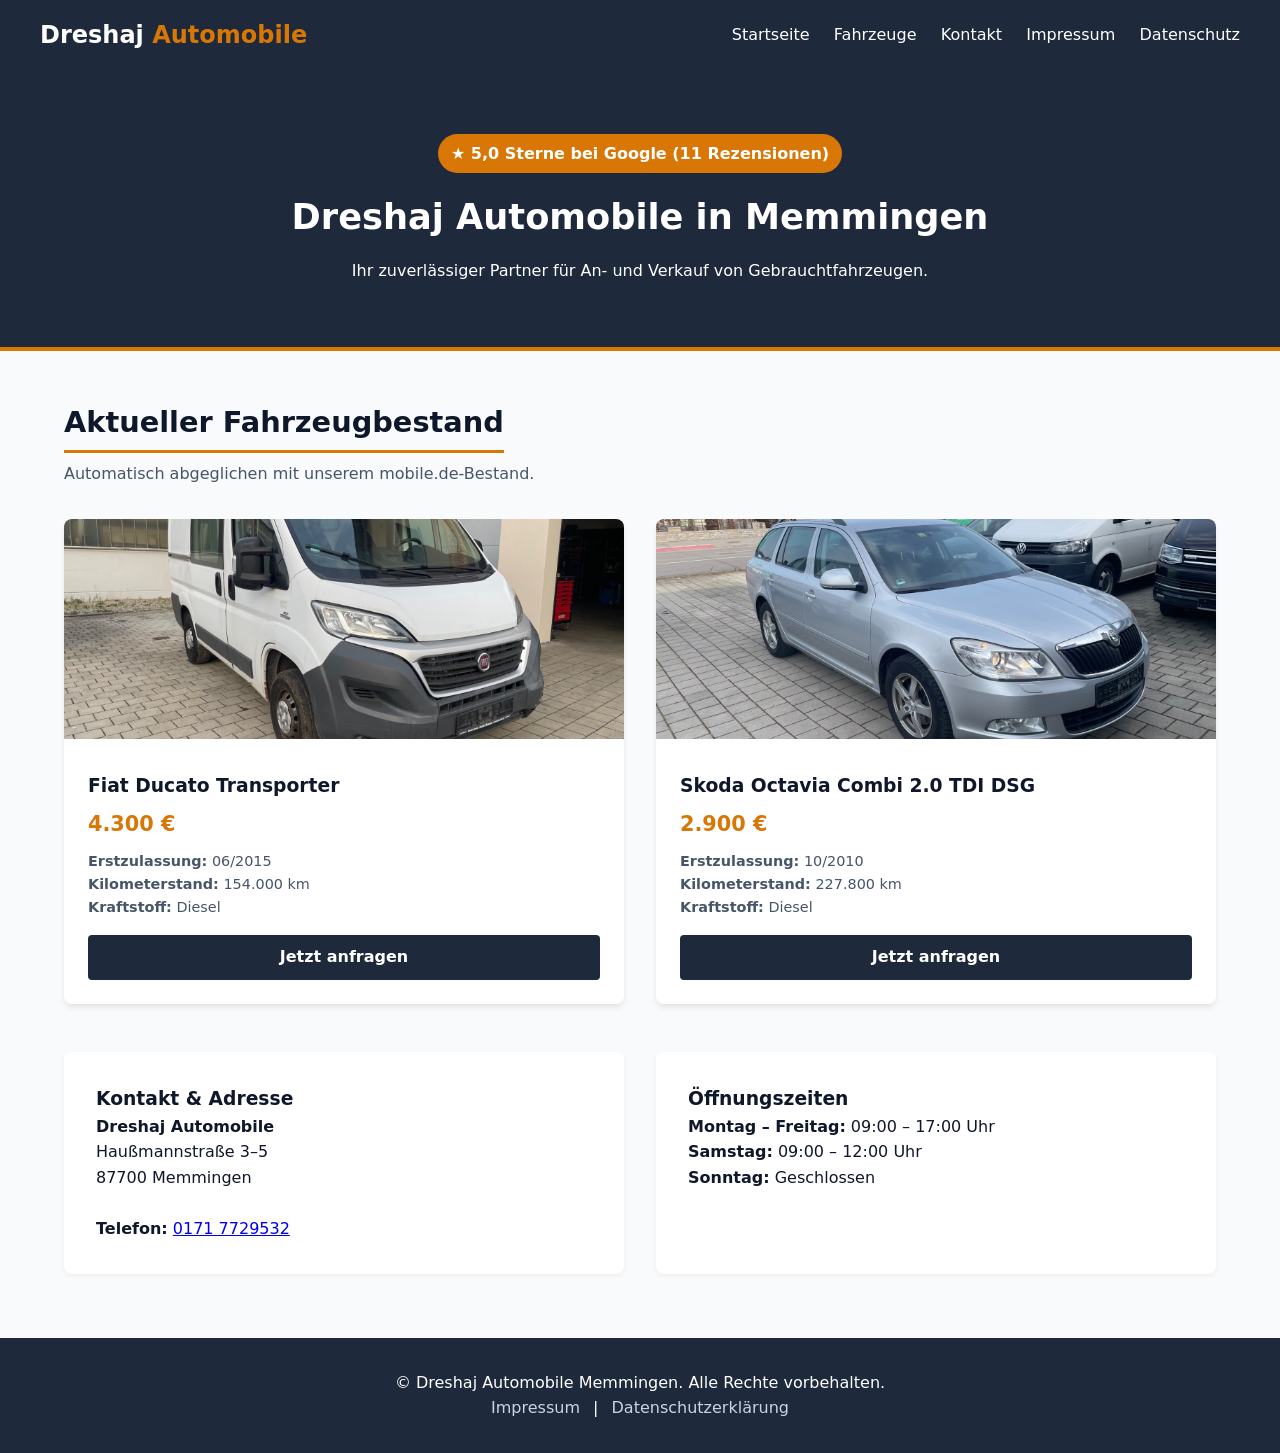
<file: index.html>
<!DOCTYPE html>
<html lang="de">
<head>
    <meta charset="UTF-8">
    <meta name="viewport" content="width=device-width, initial-scale=1.0">
    <title>Dreshaj Automobile | Gebrauchtwagen & Fahrzeughandel in Memmingen</title>
    <meta name="description" content="Dreshaj Automobile in Memmingen – An- und Verkauf von Gebrauchtwagen und Fahrzeugen.">
    <link rel="stylesheet" href="style.css">
</head>
<body>

    <header>
        <div class="header-container">
            <div class="logo">
                <h1>Dreshaj <span>Automobile</span></h1>
            </div>
            <nav>
                <a href="index.html">Startseite</a>
                <a href="#katalog">Fahrzeuge</a>
                <a href="#kontakt">Kontakt</a>
                <a href="impressum.html">Impressum</a>
                <a href="datenschutz.html">Datenschutz</a>
            </nav>
        </div>
    </header>

    <section class="hero">
        <div class="badge">★ 5,0 Sterne bei Google (11 Rezensionen)</div>
        <h2>Dreshaj Automobile in Memmingen</h2>
        <p>Ihr zuverlässiger Partner für An- und Verkauf von Gebrauchtfahrzeugen.</p>
    </section>

    <main class="container">
        <!-- Fahrzeugkatalog (Wird von GitHub Actions als festes HTML generiert) -->
        <section id="katalog">
            <h2 class="section-title">Aktueller Fahrzeugbestand</h2>
            <p class="section-desc">Automatisch abgeglichen mit unserem mobile.de-Bestand.</p>
            
            <div class="catalog-grid">
<!-- CARS_START -->
                <div class="car-card">
                    <img src="img/auto1.avif" alt="Fahrzeugangebot Dreshaj Automobile" onerror="this.src='https://via.placeholder.com/400x250?text=Echtes+Foto+einfuegen'">
                    <div class="car-details">
                        <h3>Fiat Ducato Transporter</h3>
                        <div class="car-price">4.300 €</div>
                        <ul class="car-specs">
                            <li><strong>Erstzulassung:</strong> 06/2015</li>
                            <li><strong>Kilometerstand:</strong> 154.000 km</li>
                            <li><strong>Kraftstoff:</strong> Diesel</li>
                        </ul>
                        <a href="tel:01717729532" class="btn">Jetzt anfragen</a>
                    </div>
                </div>

                <div class="car-card">
                    <img src="img/auto2.avif" alt="Fahrzeugangebot Dreshaj Automobile" onerror="this.src='https://via.placeholder.com/400x250?text=Echtes+Foto+einfuegen'">
                    <div class="car-details">
                        <h3>Skoda Octavia Combi 2.0 TDI DSG</h3>
                        <div class="car-price">2.900 €</div>
                        <ul class="car-specs">
                            <li><strong>Erstzulassung:</strong> 10/2010</li>
                            <li><strong>Kilometerstand:</strong> 227.800 km</li>
                            <li><strong>Kraftstoff:</strong> Diesel</li>
                        </ul>
                        <a href="tel:01717729532" class="btn">Jetzt anfragen</a>
                    </div>
                </div>
<!-- CARS_END -->
            </div>
        </section>

        <!-- Öffnungszeiten & Kontakt -->
        <section class="info-section" id="kontakt">
            <div class="info-box">
                <h3>Kontakt & Adresse</h3>
                <p><strong>Dreshaj Automobile</strong></p>
                <p>Haußmannstraße 3–5</p>
                <p>87700 Memmingen</p>
                <br>
                <p><strong>Telefon:</strong> <a href="tel:01717729532">0171 7729532</a></p>
            </div>

            <div class="info-box">
                <h3>Öffnungszeiten</h3>
                <p><strong>Montag – Freitag:</strong> 09:00 – 17:00 Uhr</p>
                <p><strong>Samstag:</strong> 09:00 – 12:00 Uhr</p>
                <p><strong>Sonntag:</strong> Geschlossen</p>
            </div>
        </section>
    </main>

    <footer>
        <p>&copy; Dreshaj Automobile Memmingen. Alle Rechte vorbehalten.</p>
        <p>
            <a href="impressum.html">Impressum</a> | 
            <a href="datenschutz.html">Datenschutzerklärung</a>
        </p>
    </footer>

</body>
</html>
</file>
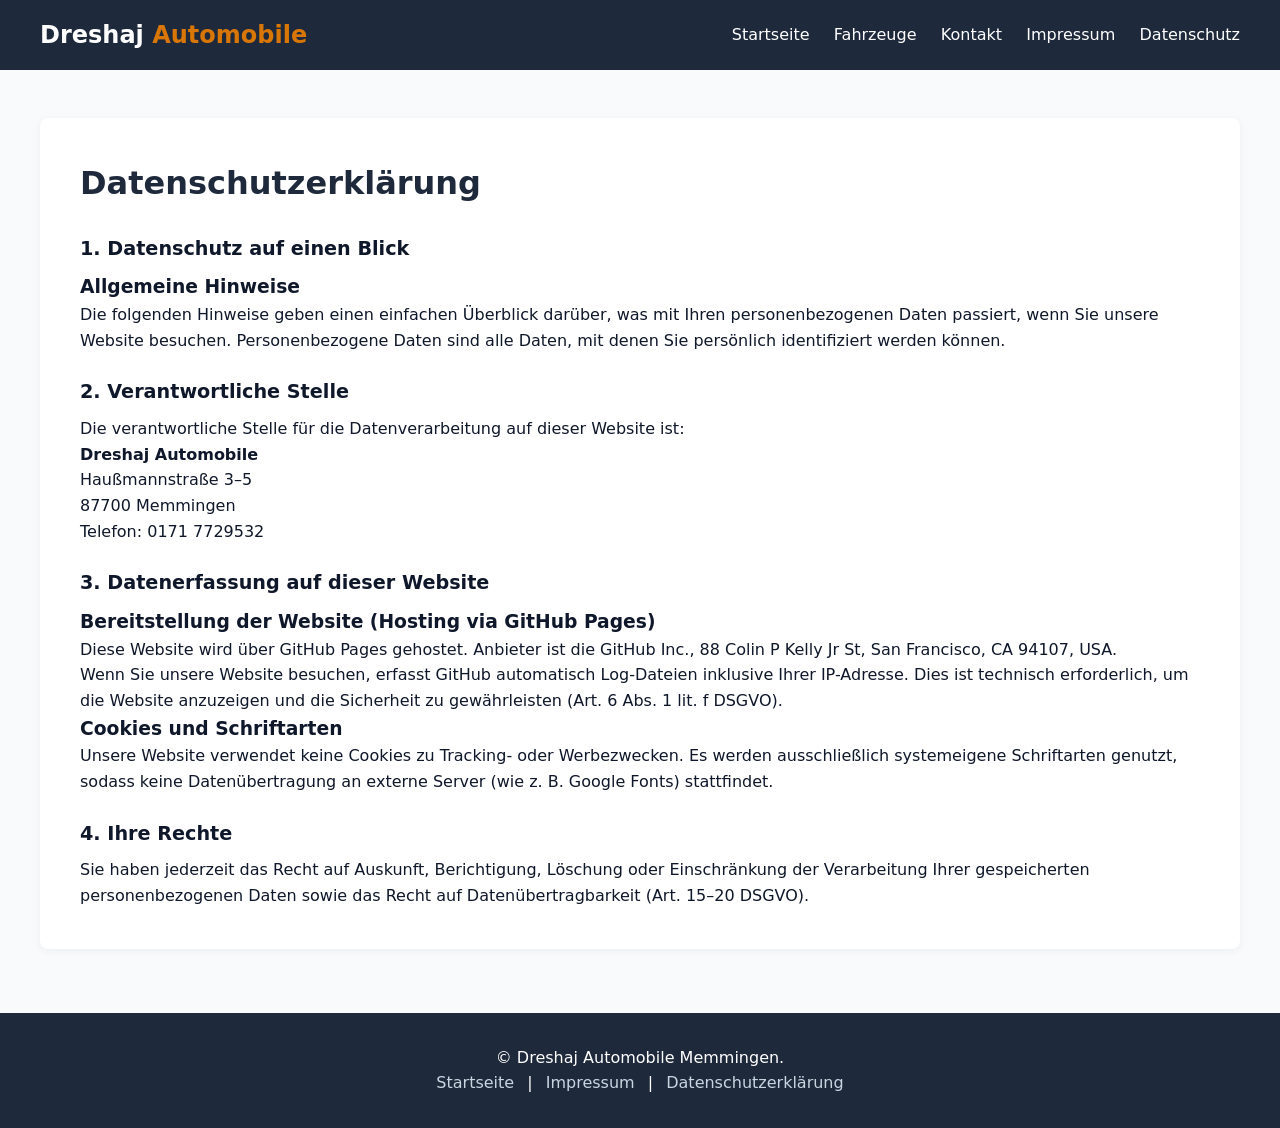
<file: datenschutz.html>
<!DOCTYPE html>
<html lang="de">
<head>
    <meta charset="UTF-8">
    <meta name="viewport" content="width=device-width, initial-scale=1.0">
    <title>Datenschutzerklärung | Dreshaj Automobile</title>
    <link rel="stylesheet" href="style.css">
</head>
<body>

    <header>
        <div class="header-container">
            <div class="logo">
                <h1>Dreshaj <span>Automobile</span></h1>
            </div>
            <nav>
                <a href="index.html">Startseite</a>
                <a href="index.html#katalog">Fahrzeuge</a>
                <a href="index.html#kontakt">Kontakt</a>
                <a href="impressum.html">Impressum</a>
                <a href="datenschutz.html">Datenschutz</a>
            </nav>
        </div>
    </header>

    <main class="container page-content">
        <h1>Datenschutzerklärung</h1>

        <h2>1. Datenschutz auf einen Blick</h2>
        <h3>Allgemeine Hinweise</h3>
        <p>Die folgenden Hinweise geben einen einfachen Überblick darüber, was mit Ihren personenbezogenen Daten passiert, wenn Sie unsere Website besuchen. Personenbezogene Daten sind alle Daten, mit denen Sie persönlich identifiziert werden können.</p>

        <h2>2. Verantwortliche Stelle</h2>
        <p>Die verantwortliche Stelle für die Datenverarbeitung auf dieser Website ist:</p>
        <p>
            <strong>Dreshaj Automobile</strong><br>
            Haußmannstraße 3–5<br>
            87700 Memmingen<br>
            Telefon: 0171 7729532
        </p>

        <h2>3. Datenerfassung auf dieser Website</h2>
        <h3>Bereitstellung der Website (Hosting via GitHub Pages)</h3>
        <p>Diese Website wird über GitHub Pages gehostet. Anbieter ist die GitHub Inc., 88 Colin P Kelly Jr St, San Francisco, CA 94107, USA.</p>
        <p>Wenn Sie unsere Website besuchen, erfasst GitHub automatisch Log-Dateien inklusive Ihrer IP-Adresse. Dies ist technisch erforderlich, um die Website anzuzeigen und die Sicherheit zu gewährleisten (Art. 6 Abs. 1 lit. f DSGVO).</p>

        <h3>Cookies und Schriftarten</h3>
        <p>Unsere Website verwendet keine Cookies zu Tracking- oder Werbezwecken. Es werden ausschließlich systemeigene Schriftarten genutzt, sodass keine Datenübertragung an externe Server (wie z. B. Google Fonts) stattfindet.</p>

        <h2>4. Ihre Rechte</h2>
        <p>Sie haben jederzeit das Recht auf Auskunft, Berichtigung, Löschung oder Einschränkung der Verarbeitung Ihrer gespeicherten personenbezogenen Daten sowie das Recht auf Datenübertragbarkeit (Art. 15–20 DSGVO).</p>
    </main>

    <footer>
        <p>&copy; Dreshaj Automobile Memmingen.</p>
        <p>
            <a href="index.html">Startseite</a> | 
            <a href="impressum.html">Impressum</a> | 
            <a href="datenschutz.html">Datenschutzerklärung</a>
        </p>
    </footer>

</body>
</html>
</file>
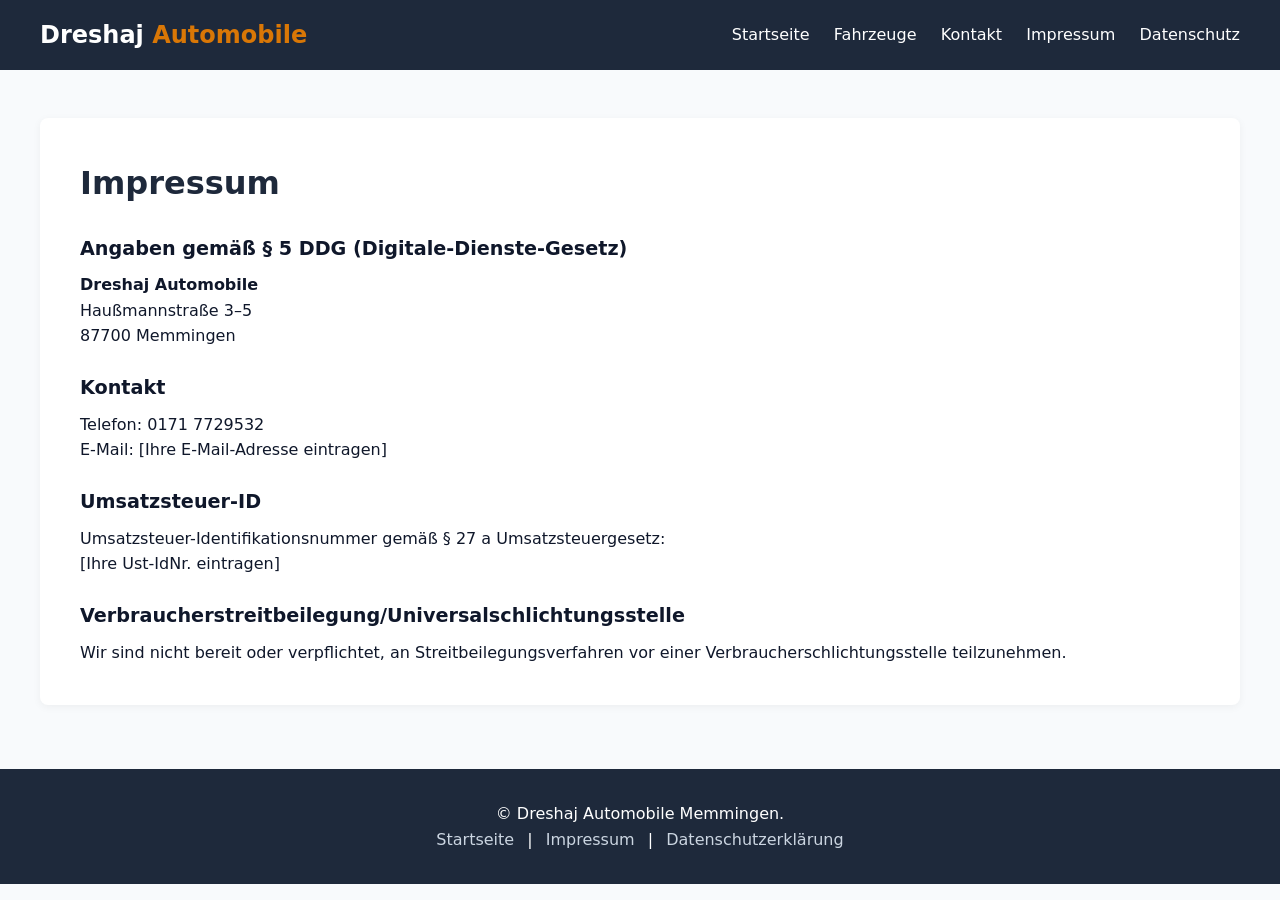
<file: impressum.html>
<!DOCTYPE html>
<html lang="de">
<head>
    <meta charset="UTF-8">
    <meta name="viewport" content="width=device-width, initial-scale=1.0">
    <title>Impressum | Dreshaj Automobile</title>
    <link rel="stylesheet" href="style.css">
</head>
<body>

    <header>
        <div class="header-container">
            <div class="logo">
                <h1>Dreshaj <span>Automobile</span></h1>
            </div>
            <nav>
                <a href="index.html">Startseite</a>
                <a href="index.html#katalog">Fahrzeuge</a>
                <a href="index.html#kontakt">Kontakt</a>
                <a href="impressum.html">Impressum</a>
                <a href="datenschutz.html">Datenschutz</a>
            </nav>
        </div>
    </header>

    <main class="container page-content">
        <h1>Impressum</h1>
        
        <h2>Angaben gemäß § 5 DDG (Digitale-Dienste-Gesetz)</h2>
        <p>
            <strong>Dreshaj Automobile</strong><br>
            Haußmannstraße 3–5<br>
            87700 Memmingen
        </p>

        <h2>Kontakt</h2>
        <p>
            Telefon: 0171 7729532<br>
            E-Mail: [Ihre E-Mail-Adresse eintragen]
        </p>

        <h2>Umsatzsteuer-ID</h2>
        <p>
            Umsatzsteuer-Identifikationsnummer gemäß § 27 a Umsatzsteuergesetz:<br>
            [Ihre Ust-IdNr. eintragen]
        </p>

        <h2>Verbraucherstreitbeilegung/Universalschlichtungsstelle</h2>
        <p>
            Wir sind nicht bereit oder verpflichtet, an Streitbeilegungsverfahren vor einer Verbraucherschlichtungsstelle teilzunehmen.
        </p>
    </main>

    <footer>
        <p>&copy; Dreshaj Automobile Memmingen.</p>
        <p>
            <a href="index.html">Startseite</a> | 
            <a href="impressum.html">Impressum</a> | 
            <a href="datenschutz.html">Datenschutzerklärung</a>
        </p>
    </footer>

</body>
</html>
</file>
<file: style.css>
:root {
    --primary: #1e293b;
    --accent: #d97706;
    --bg: #f8fafc;
    --card-bg: #ffffff;
    --text: #0f172a;
    --text-muted: #475569;
}

* {
    box-sizing: border-box;
    margin: 0;
    padding: 0;
    font-family: system-ui, -apple-system, BlinkMacSystemFont, 'Segoe UI', Roboto, sans-serif;
}

body {
    background-color: var(--bg);
    color: var(--text);
    line-height: 1.6;
}

header {
    background-color: var(--primary);
    color: white;
    padding: 1rem 2rem;
    position: sticky;
    top: 0;
    z-index: 100;
}

.header-container {
    max-width: 1200px;
    margin: 0 auto;
    display: flex;
    justify-content: space-between;
    align-items: center;
    flex-wrap: wrap;
}

.logo h1 {
    font-size: 1.5rem;
    color: #ffffff;
}

.logo span {
    color: var(--accent);
}

nav a {
    color: white;
    text-decoration: none;
    margin-left: 1.2rem;
    font-weight: 500;
}

nav a:hover {
    color: var(--accent);
}

.hero {
    background-color: var(--primary);
    color: white;
    padding: 4rem 2rem;
    text-align: center;
    border-bottom: 4px solid var(--accent);
}

.hero h2 {
    font-size: 2.2rem;
    margin-bottom: 0.8rem;
}

.badge {
    display: inline-block;
    background-color: var(--accent);
    color: white;
    padding: 0.4rem 0.8rem;
    border-radius: 20px;
    font-weight: bold;
    margin-bottom: 1rem;
}

.container {
    max-width: 1200px;
    margin: 3rem auto;
    padding: 0 1.5rem;
}

.page-content {
    background: var(--card-bg);
    padding: 2.5rem;
    border-radius: 8px;
    box-shadow: 0 2px 8px rgba(0,0,0,0.05);
}

.page-content h1 {
    margin-bottom: 1.5rem;
    color: var(--primary);
}

.page-content h2 {
    margin-top: 1.5rem;
    margin-bottom: 0.5rem;
    font-size: 1.2rem;
}

.section-title {
    font-size: 1.8rem;
    border-bottom: 3px solid var(--accent);
    display: inline-block;
    padding-bottom: 0.3rem;
}

.section-desc {
    color: var(--text-muted);
    margin-top: 0.5rem;
    margin-bottom: 2rem;
}

.catalog-grid {
    display: grid;
    grid-template-columns: repeat(auto-fit, minmax(280px, 1fr));
    gap: 2rem;
}

.car-card {
    background: var(--card-bg);
    border-radius: 8px;
    overflow: hidden;
    box-shadow: 0 4px 6px -1px rgba(0,0,0,0.1);
}

.car-card img {
    width: 100%;
    height: 220px;
    object-fit: cover;
    background-color: #e2e8f0;
}

.car-details {
    padding: 1.5rem;
}

.car-price {
    font-size: 1.3rem;
    font-weight: bold;
    color: var(--accent);
    margin: 0.5rem 0;
}

.car-specs {
    list-style: none;
    font-size: 0.9rem;
    color: var(--text-muted);
    margin-bottom: 1rem;
}

.btn {
    display: inline-block;
    background-color: var(--primary);
    color: white;
    padding: 0.6rem 1.2rem;
    text-decoration: none;
    border-radius: 4px;
    font-weight: bold;
    width: 100%;
    text-align: center;
}

.btn:hover {
    background-color: var(--accent);
}

.info-section {
    display: grid;
    grid-template-columns: repeat(auto-fit, minmax(280px, 1fr));
    gap: 2rem;
    margin-top: 3rem;
}

.info-box {
    background: var(--card-bg);
    padding: 2rem;
    border-radius: 8px;
    box-shadow: 0 2px 5px rgba(0,0,0,0.05);
}

footer {
    background: var(--primary);
    color: white;
    text-align: center;
    padding: 2rem;
    margin-top: 4rem;
}

footer a {
    color: #cbd5e1;
    margin: 0 0.5rem;
    text-decoration: none;
}

footer a:hover {
    color: white;
}
</file>
